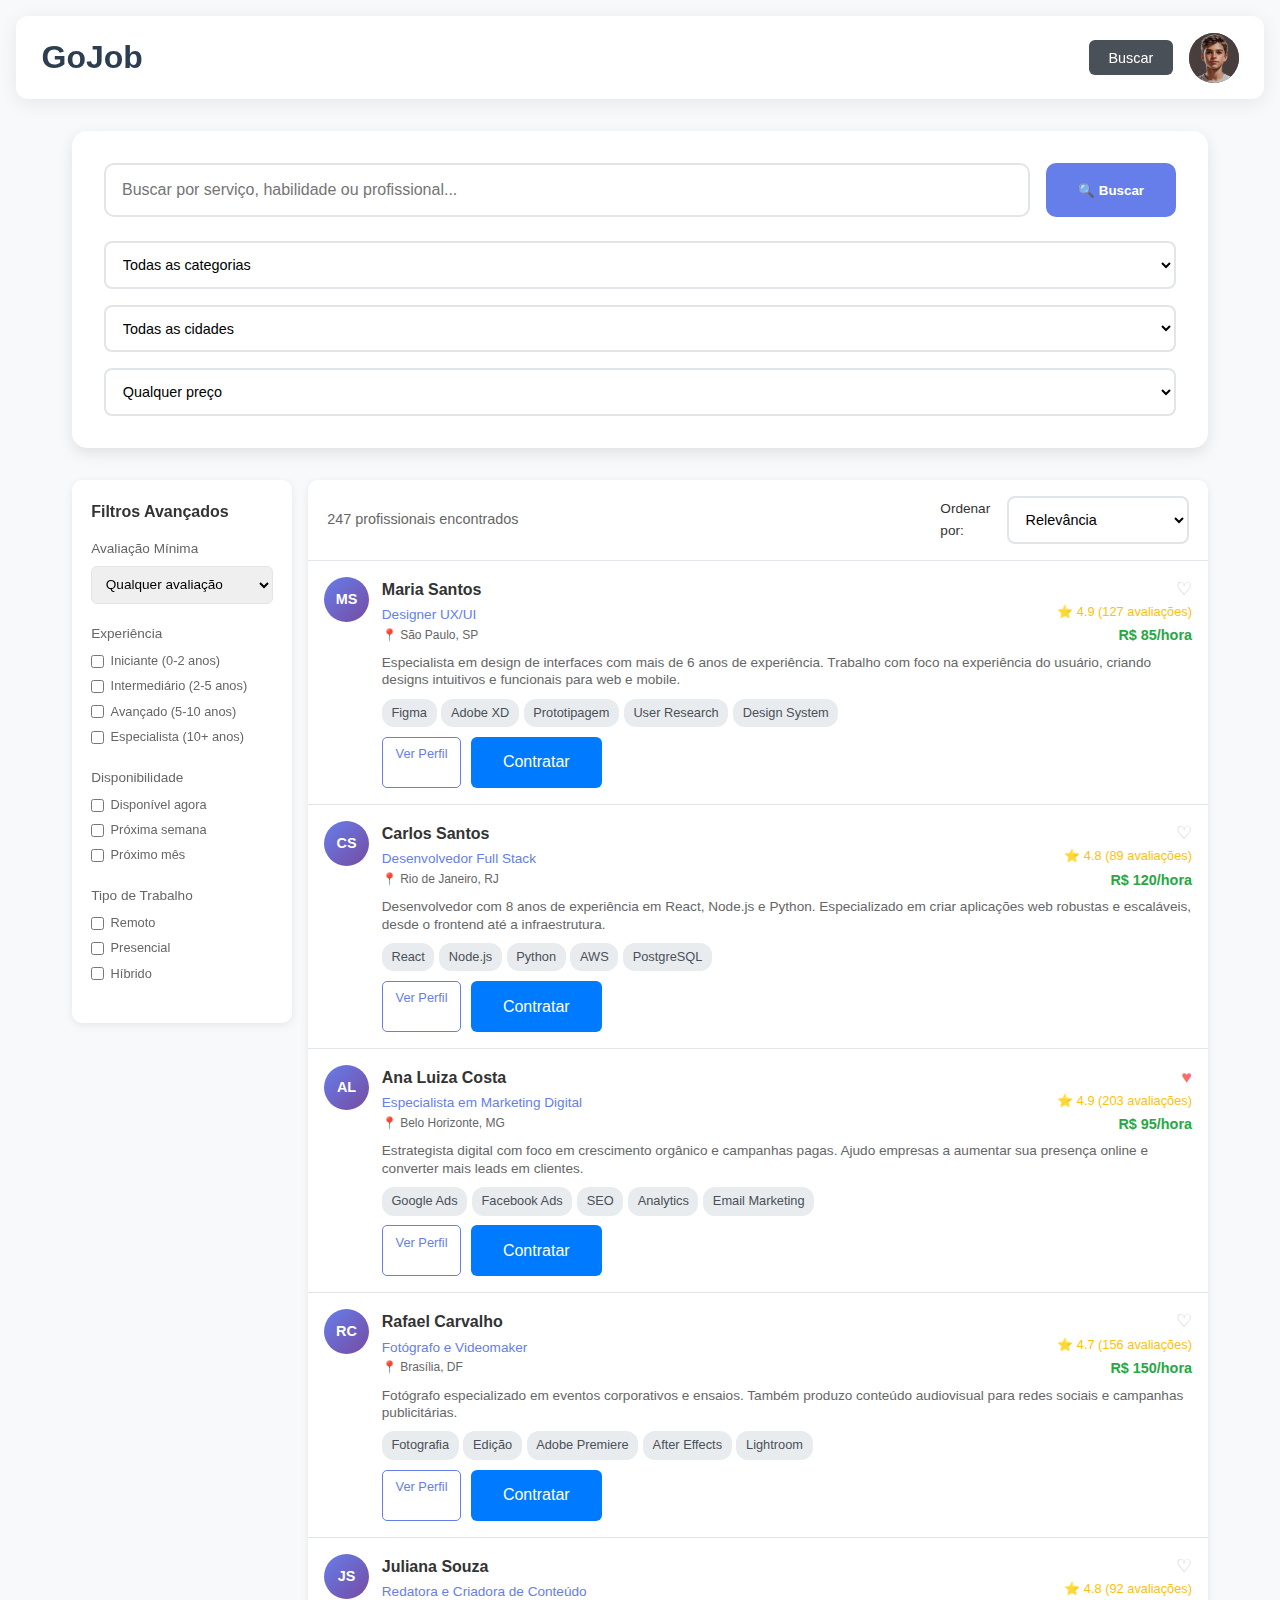
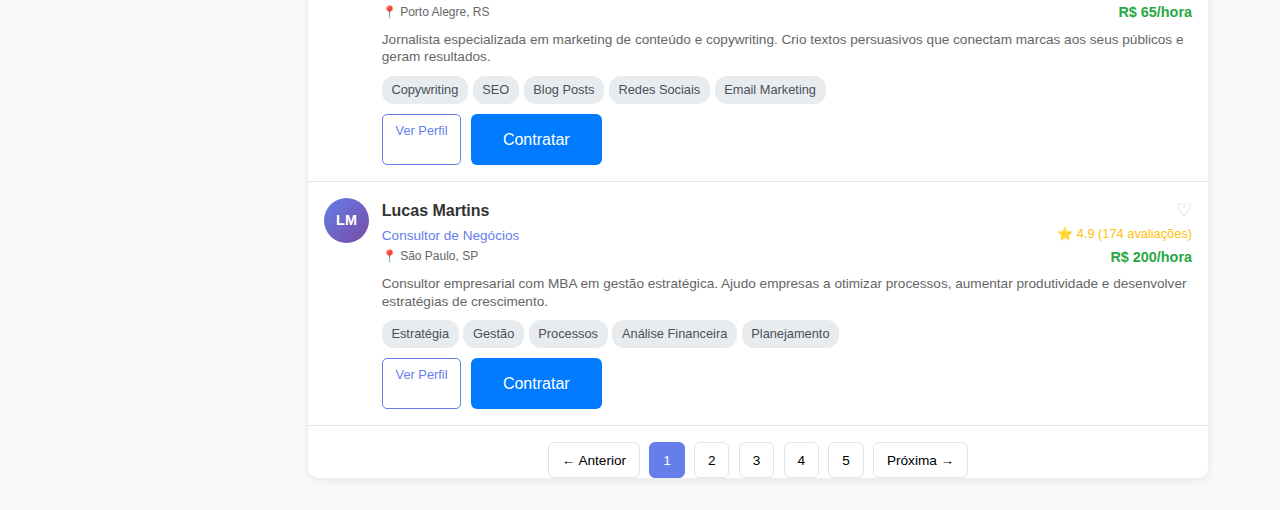
<file: pages/buscar.html>
<!DOCTYPE html>
<html lang="pt-BR">
<head>
    <meta charset="UTF-8">
    <meta name="viewport" content="width=device-width, initial-scale=1.0">
    <title>Buscar Profissionais - GoJob</title>

    <link rel="stylesheet" href="../css/style.css">
</head>
<body>
    <header>
        <a class="logo" href="../">
            <h1>GoJob</h1>
        </a>
        <div class="user-info">
            <button class="logout-btn" onclick="window.location.href='./buscar.html'">Buscar</button>
            <a href="./perfil.html">
            <img class="user-avatar" src="../img/Paulinho.png">
            </a>
        </div>
    </header>

    <div class="container-busca">
        <div class="search-header">
            <div class="search-bar">
                <input type="text" class="search-input" placeholder="Buscar por serviço, habilidade ou profissional..." id="searchInput">
                <button class="search-btn" onclick="performSearch()">🔍 Buscar</button>
            </div>
            <div class="filters">
                <select class="filter-select" id="categoryFilter">
                    <option value="">Todas as categorias</option>
                    <option value="design">Design e Arte</option>
                    <option value="programacao">Programação</option>
                    <option value="marketing">Marketing Digital</option>
                    <option value="redacao">Redação e Conteúdo</option>
                    <option value="consultoria">Consultoria</option>
                    <option value="fotografia">Fotografia</option>
                </select>
                <select class="filter-select" id="locationFilter">
                    <option value="">Todas as cidades</option>
                    <option value="sao-paulo">São Paulo</option>
                    <option value="rio-janeiro">Rio de Janeiro</option>
                    <option value="belo-horizonte">Belo Horizonte</option>
                    <option value="brasilia">Brasília</option>
                </select>
                <select class="filter-select" id="priceFilter">
                    <option value="">Qualquer preço</option>
                    <option value="0-50">R$ 0 - 50/h</option>
                    <option value="50-100">R$ 50 - 100/h</option>
                    <option value="100-200">R$ 100 - 200/h</option>
                    <option value="200+">R$ 200+/h</option>
                </select>
            </div>
        </div>

        <div class="content-grid">
            <div class="sidebar-filters">
                <h3>Filtros Avançados</h3>
                
                <div class="filter-group">
                    <label>Avaliação Mínima</label>
                    <select>
                        <option value="">Qualquer avaliação</option>
                        <option value="4.5">4.5+ estrelas</option>
                        <option value="4.0">4.0+ estrelas</option>
                        <option value="3.5">3.5+ estrelas</option>
                    </select>
                </div>

                <div class="filter-group">
                    <label>Experiência</label>
                    <div class="checkbox-group">
                        <div class="checkbox-item">
                            <input type="checkbox" id="iniciante">
                            <label for="iniciante">Iniciante (0-2 anos)</label>
                        </div>
                        <div class="checkbox-item">
                            <input type="checkbox" id="intermediario">
                            <label for="intermediario">Intermediário (2-5 anos)</label>
                        </div>
                        <div class="checkbox-item">
                            <input type="checkbox" id="avancado">
                            <label for="avancado">Avançado (5-10 anos)</label>
                        </div>
                        <div class="checkbox-item">
                            <input type="checkbox" id="especialista">
                            <label for="especialista">Especialista (10+ anos)</label>
                        </div>
                    </div>
                </div>

                <div class="filter-group">
                    <label>Disponibilidade</label>
                    <div class="checkbox-group">
                        <div class="checkbox-item">
                            <input type="checkbox" id="disponivel">
                            <label for="disponivel">Disponível agora</label>
                        </div>
                        <div class="checkbox-item">
                            <input type="checkbox" id="proxima-semana">
                            <label for="proxima-semana">Próxima semana</label>
                        </div>
                        <div class="checkbox-item">
                            <input type="checkbox" id="proximo-mes">
                            <label for="proximo-mes">Próximo mês</label>
                        </div>
                    </div>
                </div>

                <div class="filter-group">
                    <label>Tipo de Trabalho</label>
                    <div class="checkbox-group">
                        <div class="checkbox-item">
                            <input type="checkbox" id="remoto">
                            <label for="remoto">Remoto</label>
                        </div>
                        <div class="checkbox-item">
                            <input type="checkbox" id="presencial">
                            <label for="presencial">Presencial</label>
                        </div>
                        <div class="checkbox-item">
                            <input type="checkbox" id="hibrido">
                            <label for="hibrido">Híbrido</label>
                        </div>
                    </div>
                </div>
            </div>

            <div class="results-container">
                <div class="results-header">
                    <div class="results-count">
                        247 profissionais encontrados
                    </div>
                    <div class="sort-options">
                        <span>Ordenar por:</span>
                        <select class="filter-select">
                            <option value="relevancia">Relevância</option>
                            <option value="preco-menor">Menor preço</option>
                            <option value="preco-maior">Maior preço</option>
                            <option value="avaliacao">Melhor avaliação</option>
                            <option value="experiencia">Mais experiência</option>
                        </select>
                    </div>
                </div>

                <div class="professional-card">
                    <div class="professional-avatar">MS</div>
                    <div class="professional-info">
                        <div class="professional-header">
                            <div>
                                <div class="professional-name">Maria Santos</div>
                                <div class="professional-title">Designer UX/UI</div>
                                <div class="professional-location">📍 São Paulo, SP</div>
                            </div>
                            <div class="rating-price">
                                <button class="favorite-btn">♡</button>
                                <div class="rating">⭐ 4.9 (127 avaliações)</div>
                                <div class="price">R$ 85/hora</div>
                            </div>
                        </div>
                        <div class="professional-description">
                            Especialista em design de interfaces com mais de 6 anos de experiência. Trabalho com foco na experiência do usuário, criando designs intuitivos e funcionais para web e mobile.
                        </div>
                        <div class="skills-tags">
                            <span class="skill-tag">Figma</span>
                            <span class="skill-tag">Adobe XD</span>
                            <span class="skill-tag">Prototipagem</span>
                            <span class="skill-tag">User Research</span>
                            <span class="skill-tag">Design System</span>
                        </div>
                        <div class="professional-actions">
                            <a href="./perfil.html" class="btn-outline">Ver Perfil</a>
                            <a href="./chat.html" class="btn-primary">Contratar</a>
                        </div>
                    </div>
                </div>

                <div class="professional-card">
                    <div class="professional-avatar">CS</div>
                    <div class="professional-info">
                        <div class="professional-header">
                            <div>
                                <div class="professional-name">Carlos Santos</div>
                                <div class="professional-title">Desenvolvedor Full Stack</div>
                                <div class="professional-location">📍 Rio de Janeiro, RJ</div>
                            </div>
                            <div class="rating-price">
                                <button class="favorite-btn">♡</button>
                                <div class="rating">⭐ 4.8 (89 avaliações)</div>
                                <div class="price">R$ 120/hora</div>
                            </div>
                        </div>
                        <div class="professional-description">
                            Desenvolvedor com 8 anos de experiência em React, Node.js e Python. Especializado em criar aplicações web robustas e escaláveis, desde o frontend até a infraestrutura.
                        </div>
                        <div class="skills-tags">
                            <span class="skill-tag">React</span>
                            <span class="skill-tag">Node.js</span>
                            <span class="skill-tag">Python</span>
                            <span class="skill-tag">AWS</span>
                            <span class="skill-tag">PostgreSQL</span>
                        </div>
                        <div class="professional-actions">
                            <a href="#" class="btn-outline">Ver Perfil</a>
                            <a href="#" class="btn-primary">Contratar</a>
                        </div>
                    </div>
                </div>

                <div class="professional-card">
                    <div class="professional-avatar">AL</div>
                    <div class="professional-info">
                        <div class="professional-header">
                            <div>
                                <div class="professional-name">Ana Luiza Costa</div>
                                <div class="professional-title">Especialista em Marketing Digital</div>
                                <div class="professional-location">📍 Belo Horizonte, MG</div>
                            </div>
                            <div class="rating-price">
                                <button class="favorite-btn favorited">♥</button>
                                <div class="rating">⭐ 4.9 (203 avaliações)</div>
                                <div class="price">R$ 95/hora</div>
                            </div>
                        </div>
                        <div class="professional-description">
                            Estrategista digital com foco em crescimento orgânico e campanhas pagas. Ajudo empresas a aumentar sua presença online e converter mais leads em clientes.
                        </div>
                        <div class="skills-tags">
                            <span class="skill-tag">Google Ads</span>
                            <span class="skill-tag">Facebook Ads</span>
                            <span class="skill-tag">SEO</span>
                            <span class="skill-tag">Analytics</span>
                            <span class="skill-tag">Email Marketing</span>
                        </div>
                        <div class="professional-actions">
                            <a href="#" class="btn-outline">Ver Perfil</a>
                            <a href="#" class="btn-primary">Contratar</a>
                        </div>
                    </div>
                </div>

                <div class="professional-card">
                    <div class="professional-avatar">RC</div>
                    <div class="professional-info">
                        <div class="professional-header">
                            <div>
                                <div class="professional-name">Rafael Carvalho</div>
                                <div class="professional-title">Fotógrafo e Videomaker</div>
                                <div class="professional-location">📍 Brasília, DF</div>
                            </div>
                            <div class="rating-price">
                                <button class="favorite-btn">♡</button>
                                <div class="rating">⭐ 4.7 (156 avaliações)</div>
                                <div class="price">R$ 150/hora</div>
                            </div>
                        </div>
                        <div class="professional-description">
                            Fotógrafo especializado em eventos corporativos e ensaios. Também produzo conteúdo audiovisual para redes sociais e campanhas publicitárias.
                        </div>
                        <div class="skills-tags">
                            <span class="skill-tag">Fotografia</span>
                            <span class="skill-tag">Edição</span>
                            <span class="skill-tag">Adobe Premiere</span>
                            <span class="skill-tag">After Effects</span>
                            <span class="skill-tag">Lightroom</span>
                        </div>
                        <div class="professional-actions">
                            <a href="#" class="btn-outline">Ver Perfil</a>
                            <a href="#" class="btn-primary">Contratar</a>
                        </div>
                    </div>
                </div>

                <div class="professional-card">
                    <div class="professional-avatar">JS</div>
                    <div class="professional-info">
                        <div class="professional-header">
                            <div>
                                <div class="professional-name">Juliana Souza</div>
                                <div class="professional-title">Redatora e Criadora de Conteúdo</div>
                                <div class="professional-location">📍 Porto Alegre, RS</div>
                            </div>
                            <div class="rating-price">
                                <button class="favorite-btn">♡</button>
                                <div class="rating">⭐ 4.8 (92 avaliações)</div>
                                <div class="price">R$ 65/hora</div>
                            </div>
                        </div>
                        <div class="professional-description">
                            Jornalista especializada em marketing de conteúdo e copywriting. Crio textos persuasivos que conectam marcas aos seus públicos e geram resultados.
                        </div>
                        <div class="skills-tags">
                            <span class="skill-tag">Copywriting</span>
                            <span class="skill-tag">SEO</span>
                            <span class="skill-tag">Blog Posts</span>
                            <span class="skill-tag">Redes Sociais</span>
                            <span class="skill-tag">Email Marketing</span>
                        </div>
                        <div class="professional-actions">
                            <a href="#" class="btn-outline">Ver Perfil</a>
                            <a href="#" class="btn-primary">Contratar</a>
                        </div>
                    </div>
                </div>

                <div class="professional-card">
                    <div class="professional-avatar">LM</div>
                    <div class="professional-info">
                        <div class="professional-header">
                            <div>
                                <div class="professional-name">Lucas Martins</div>
                                <div class="professional-title">Consultor de Negócios</div>
                                <div class="professional-location">📍 São Paulo, SP</div>
                            </div>
                            <div class="rating-price">
                                <button class="favorite-btn">♡</button>
                                <div class="rating">⭐ 4.9 (174 avaliações)</div>
                                <div class="price">R$ 200/hora</div>
                            </div>
                        </div>
                        <div class="professional-description">
                            Consultor empresarial com MBA em gestão estratégica. Ajudo empresas a otimizar processos, aumentar produtividade e desenvolver estratégias de crescimento.
                        </div>
                        <div class="skills-tags">
                            <span class="skill-tag">Estratégia</span>
                            <span class="skill-tag">Gestão</span>
                            <span class="skill-tag">Processos</span>
                            <span class="skill-tag">Análise Financeira</span>
                            <span class="skill-tag">Planejamento</span>
                        </div>
                        <div class="professional-actions">
                            <a href="#" class="btn-outline">Ver Perfil</a>
                            <a href="#" class="btn-primary">Contratar</a>
                        </div>
                    </div>
                </div>

                <div class="pagination">
                    <button>← Anterior</button>
                    <button class="active">1</button>
                    <button>2</button>
                    <button>3</button>
                    <button>4</button>
                    <button>5</button>
                    <button>Próxima →</button>
                </div>
            </div>
        </div>
    </div>

    <script>
        function performSearch() {
            const searchTerm = document.getElementById('searchInput').value;
            const category = document.getElementById('categoryFilter').value;
            const location = document.getElementById('locationFilter').value;
            const price = document.getElementById('priceFilter').value;
            
            console.log('Busca realizada:', {
                termo: searchTerm,
                categoria: category,
                localizacao: location,
                preco: price
            });
            
            // Aqui você implementaria a lógica de busca real
            alert('Busca realizada! Veja o console para os parâmetros.');
        }

        // Funcionalidade dos favoritos
        document.querySelectorAll('.favorite-btn').forEach(btn => {
            btn.addEventListener('click', function(e) {
                e.stopPropagation();
                this.classList.toggle('favorited');
                this.innerHTML = this.classList.contains('favorited') ? '♥' : '♡';
            });
        });

        // Funcionalidade de busca ao pressionar Enter
        document.getElementById('searchInput').addEventListener('keypress', function(e) {
            if (e.key === 'Enter') {
                performSearch();
            }
        });

        // Funcionalidade dos filtros
        document.querySelectorAll('.filter-select').forEach(filter => {
            filter.addEventListener('change', function() {
                console.log('Filtro alterado:', this.id, this.value);
                // Aqui você implementaria a lógica de filtragem
            });
        });

        // Funcionalidade dos checkboxes
        document.querySelectorAll('input[type="checkbox"]').forEach(checkbox => {
            checkbox.addEventListener('change', function() {
                console.log('Checkbox alterado:', this.id, this.checked);
                // Aqui você implementaria a lógica de filtragem por checkbox
            });
        });

        // Função de logout
        function logout() {
            if (confirm('Tem certeza que deseja sair?')) {
                alert('Logout realizado com sucesso!');
                window.location.href = '../index.html';
            }
        }
    </script>
</body>
</html>
</file>
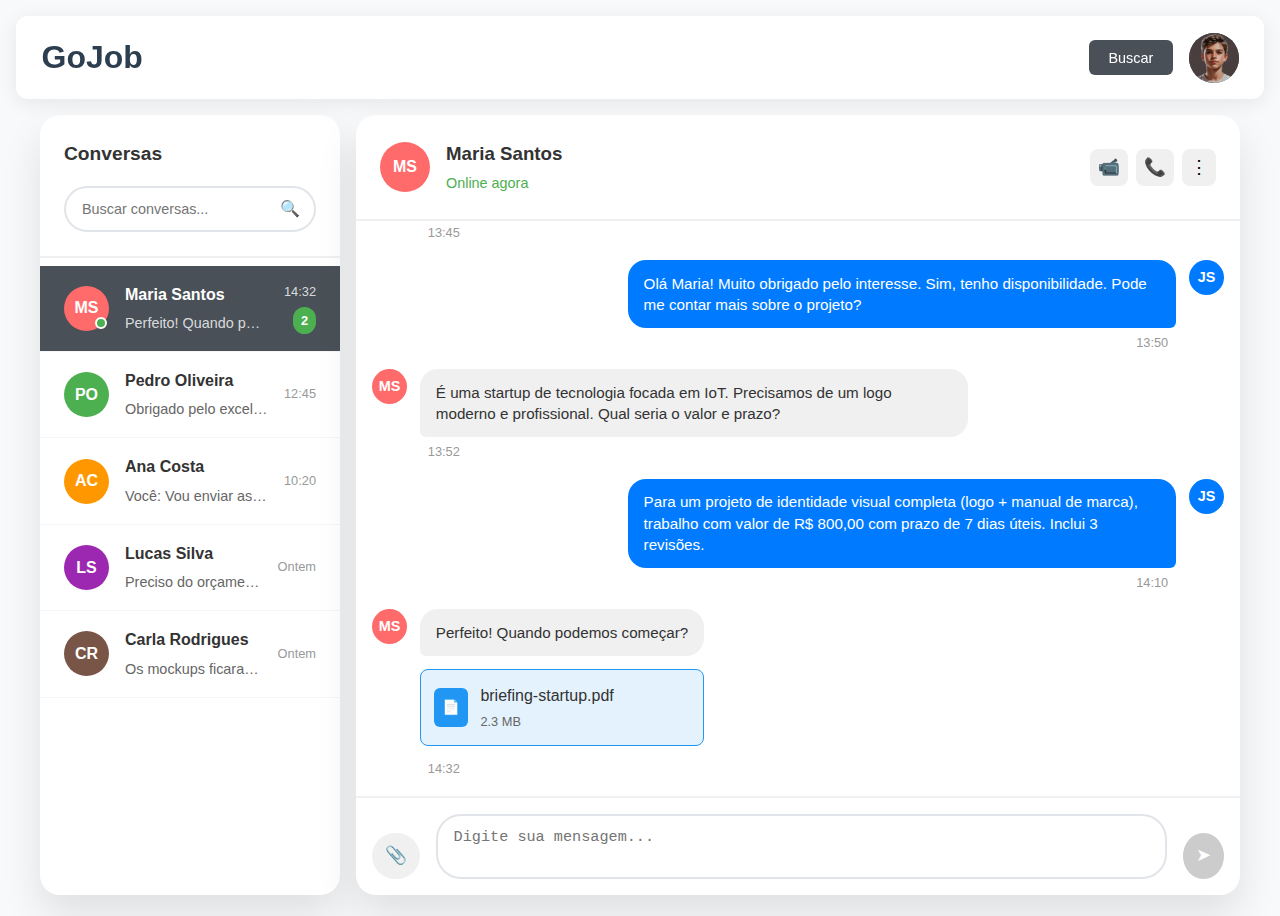
<file: pages/chat.html>
<!DOCTYPE html>
<html lang="pt-BR">
<head>
    <meta charset="UTF-8">
    <meta name="viewport" content="width=device-width, initial-scale=1.0">
    <title>Chat - GoJob</title>
    <link rel="stylesheet" href="../css/style.css">
</head>
<body class="chat-page">
    <header>
        <a class="logo" href="../">
            <h1>GoJob</h1>
        </a>
        <div class="user-info">
            <button class="logout-btn" onclick="window.location.href='./buscar.html'">Buscar</button>
            <a href="./perfil.html">
            <img class="user-avatar" src="../img/Paulinho.png">
            </a>
        </div>
    </header>

    <div class="chat-container">
        <div class="chat-sidebar">
            <div class="sidebar-header">
                <div class="sidebar-title">Conversas</div>
                <div class="search-box">
                    <input type="text" placeholder="Buscar conversas..." id="searchInput">
                    <span class="search-icon">🔍</span>
                </div>
            </div>
            
            <div class="chat-list">
                <div class="chat-item active" data-contact="maria">
                    <div class="contact-avatar bg-red pos-relative">
                        MS
                        <div class="online-indicator"></div>
                    </div>
                    <div class="chat-info">
                        <div class="chat-name">Maria Santos</div>
                        <div class="chat-preview">Perfeito! Quando podemos começar?</div>
                    </div>
                    <div class="chat-meta">
                        <div class="chat-time">14:32</div>
                        <div class="unread-badge">2</div>
                    </div>
                </div>

                <div class="chat-item" data-contact="pedro">
                    <div class="contact-avatar bg-green">
                        PO
                    </div>
                    <div class="chat-info">
                        <div class="chat-name">Pedro Oliveira</div>
                        <div class="chat-preview">Obrigado pelo excelente trabalho!</div>
                    </div>
                    <div class="chat-meta">
                        <div class="chat-time">12:45</div>
                    </div>
                </div>

                <div class="chat-item" data-contact="ana">
                    <div class="contact-avatar bg-orange">
                        AC
                    </div>
                    <div class="chat-info">
                        <div class="chat-name">Ana Costa</div>
                        <div class="chat-preview">Você: Vou enviar as propostas hoje</div>
                    </div>
                    <div class="chat-meta">
                        <div class="chat-time">10:20</div>
                    </div>
                </div>

                <div class="chat-item" data-contact="lucas">
                    <div class="contact-avatar bg-purple">
                        LS
                    </div>
                    <div class="chat-info">
                        <div class="chat-name">Lucas Silva</div>
                        <div class="chat-preview">Preciso do orçamento para o projeto</div>
                    </div>
                    <div class="chat-meta">
                        <div class="chat-time">Ontem</div>
                    </div>
                </div>

                <div class="chat-item" data-contact="carla">
                    <div class="contact-avatar bg-brown">
                        CR
                    </div>
                    <div class="chat-info">
                        <div class="chat-name">Carla Rodrigues</div>
                        <div class="chat-preview">Os mockups ficaram ótimos!</div>
                    </div>
                    <div class="chat-meta">
                        <div class="chat-time">Ontem</div>
                    </div>
                </div>
            </div>
        </div>

        <div class="chat-main">
            <div class="chat-header">
                <div class="current-contact">
                    <div class="current-avatar bg-red pos-relative">
                        MS
                        <div class="online-indicator"></div>
                    </div>
                    <div class="current-info">
                        <h3>Maria Santos</h3>
                        <div class="current-status">Online agora</div>
                    </div>
                </div>
                <div class="chat-actions">
                    <button class="action-btn" title="Chamada de vídeo">📹</button>
                    <button class="action-btn" title="Ligar">📞</button>
                    <button class="action-btn" title="Mais opções">⋮</button>
                </div>
            </div>

            <div class="messages-container" id="messagesContainer">
                <div class="message received">
                    <div class="message-avatar">MS</div>
                    <div class="message-content">
                        <div class="message-bubble">
                            Olá! Vi seu portfólio e fiquei impressionada com seus trabalhos. Você teria disponibilidade para criar um logo para minha startup?
                        </div>
                        <div class="message-time">13:45</div>
                    </div>
                </div>

                <div class="message sent">
                    <div class="message-avatar">JS</div>
                    <div class="message-content">
                        <div class="message-bubble">
                            Olá Maria! Muito obrigado pelo interesse. Sim, tenho disponibilidade. Pode me contar mais sobre o projeto?
                        </div>
                        <div class="message-time">13:50</div>
                    </div>
                </div>

                <div class="message received">
                    <div class="message-avatar">MS</div>
                    <div class="message-content">
                        <div class="message-bubble">
                            É uma startup de tecnologia focada em IoT. Precisamos de um logo moderno e profissional. Qual seria o valor e prazo?
                        </div>
                        <div class="message-time">13:52</div>
                    </div>
                </div>

                <div class="message sent">
                    <div class="message-avatar">JS</div>
                    <div class="message-content">
                        <div class="message-bubble">
                            Para um projeto de identidade visual completa (logo + manual de marca), trabalho com valor de R$ 800,00 com prazo de 7 dias úteis. Inclui 3 revisões.
                        </div>
                        <div class="message-time">14:10</div>
                    </div>
                </div>

                <div class="message received">
                    <div class="message-avatar">MS</div>
                    <div class="message-content">
                        <div class="message-bubble">
                            Perfeito! Quando podemos começar?
                        </div>
                        <div class="file-attachment">
                            <div class="file-icon">📄</div>
                            <div class="file-info">
                                <div class="file-name">briefing-startup.pdf</div>
                                <div class="file-size">2.3 MB</div>
                            </div>
                        </div>
                        <div class="message-time">14:32</div>
                    </div>
                </div>

                <div class="typing-indicator" id="typingIndicator">
                    <span class="typing-dots">Maria está digitando...</span>
                </div>
            </div>

            <div class="message-input-container">
                <button class="attachment-btn" title="Anexar arquivo">📎</button>
                <textarea class="message-input" placeholder="Digite sua mensagem..." id="messageInput"></textarea>
                <button class="send-btn" id="sendBtn" disabled>➤</button>
            </div>
        </div>
    </div>

    <script>
        // Dados dos contatos para simulação
        const contacts = {
            maria: {
                name: 'Maria Santos',
                avatar: 'MS',
                color: '#ff6b6b',
                status: 'Online agora',
                messages: [
                    { type: 'received', text: 'Olá! Vi seu portfólio e fiquei impressionada com seus trabalhos. Você teria disponibilidade para criar um logo para minha startup?', time: '13:45' },
                    { type: 'sent', text: 'Olá Maria! Muito obrigado pelo interesse. Sim, tenho disponibilidade. Pode me contar mais sobre o projeto?', time: '13:50' },
                    { type: 'received', text: 'É uma startup de tecnologia focada em IoT. Precisamos de um logo moderno e profissional. Qual seria o valor e prazo?', time: '13:52' },
                    { type: 'sent', text: 'Para um projeto de identidade visual completa (logo + manual de marca), trabalho com valor de R$ 800,00 com prazo de 7 dias úteis. Inclui 3 revisões.', time: '14:10' },
                    { type: 'received', text: 'Perfeito! Quando podemos começar?', time: '14:32', attachment: { name: 'briefing-startup.pdf', size: '2.3 MB' } }
                ]
            },
            pedro: {
                name: 'Pedro Oliveira',
                avatar: 'PO',
                color: '#4caf50',
                status: 'Visto por último às 12:30',
                messages: [
                    { type: 'received', text: 'O projeto ficou excelente! Muito obrigado pelo trabalho.', time: '12:45' },
                    { type: 'sent', text: 'Fico muito feliz que tenha gostado! Foi um prazer trabalhar com você.', time: '12:46' },
                    { type: 'received', text: 'Obrigado pelo excelente trabalho!', time: '12:45' }
                ]
            }
        };

        let currentContact = 'maria';

        // Elements
        const messageInput = document.getElementById('messageInput');
        const sendBtn = document.getElementById('sendBtn');
        const messagesContainer = document.getElementById('messagesContainer');
        const typingIndicator = document.getElementById('typingIndicator');

        // Alternar entre contatos
        document.querySelectorAll('.chat-item').forEach(item => {
            item.addEventListener('click', function() {
                document.querySelectorAll('.chat-item').forEach(i => i.classList.remove('active'));
                this.classList.add('active');
                
                currentContact = this.dataset.contact;
                loadChat(currentContact);
            });
        });

        // Carregar conversa
        function loadChat(contactId) {
            const contact = contacts[contactId];
            if (!contact) return;

            // Atualizar header
            const currentAvatar = document.querySelector('.current-avatar');
            currentAvatar.textContent = contact.avatar;
            currentAvatar.style.background = contact.color; // JS ainda controla a cor dinâmica
            document.querySelector('.current-info h3').textContent = contact.name;
            document.querySelector('.current-status').textContent = contact.status;

            // Limpar mensagens
            messagesContainer.innerHTML = '';

            // Carregar mensagens
            contact.messages.forEach(msg => {
                addMessage(msg.text, msg.type, msg.time, msg.attachment);
            });

            scrollToBottom();
        }

        // Adicionar mensagem
        function addMessage(text, type, time, attachment = null) {
            const messageDiv = document.createElement('div');
            messageDiv.className = `message ${type}`;
            
            const contact = contacts[currentContact];
            const avatarText = type === 'sent' ? 'JS' : contact.avatar;
            
            let attachmentHtml = '';
            if (attachment) {
                attachmentHtml = `
                    <div class="file-attachment">
                        <div class="file-icon">📄</div>
                        <div class="file-info">
                            <div class="file-name">${attachment.name}</div>
                            <div class="file-size">${attachment.size}</div>
                        </div>
                    </div>
                `;
            }

            messageDiv.innerHTML = `
                <div class="message-avatar">${avatarText}</div>
                <div class="message-content">
                    <div class="message-bubble">${text}</div>
                    ${attachmentHtml}
                    <div class="message-time">${time}</div>
                </div>
            `;
            
            // Define a cor do avatar dinamicamente via JS, pois depende do contato
             if (type === 'received') {
                messageDiv.querySelector('.message-avatar').style.background = contact.color;
            }

            messagesContainer.appendChild(messageDiv);
            scrollToBottom();
        }

        // Enviar mensagem
        function sendMessage() {
            const text = messageInput.value.trim();
            if (!text) return;

            const now = new Date();
            const time = now.getHours().toString().padStart(2, '0') + ':' + 
                        now.getMinutes().toString().padStart(2, '0');

            addMessage(text, 'sent', time);
            messageInput.value = '';
            sendBtn.disabled = true;

            // Simular resposta automática após 2 segundos
            setTimeout(() => {
                showTypingIndicator();
                setTimeout(() => {
                    hideTypingIndicator();
                    const responses = [
                        'Entendido!',
                        'Perfeito, obrigado!',
                        'Vou verificar e te respondo em breve.',
                        'Combinado!',
                        'Ótimo, aguardo o material.'
                    ];
                    const randomResponse = responses[Math.floor(Math.random() * responses.length)];
                    addMessage(randomResponse, 'received', time);
                }, 2000);
            }, 1000);
        }

        // Mostrar indicador de digitação
        function showTypingIndicator() {
            typingIndicator.style.display = 'block';
            scrollToBottom();
        }

        // Esconder indicador de digitação
        function hideTypingIndicator() {
            typingIndicator.style.display = 'none';
        }

        // Rolar para baixo
        function scrollToBottom() {
            messagesContainer.scrollTop = messagesContainer.scrollHeight;
        }

        // Event listeners
        messageInput.addEventListener('input', function() {
            sendBtn.disabled = this.value.trim() === '';
        });

        messageInput.addEventListener('keypress', function(e) {
            if (e.key === 'Enter' && !e.shiftKey) {
                e.preventDefault();
                if (!sendBtn.disabled) {
                    sendMessage();
                }
            }
        });

        sendBtn.addEventListener('click', sendMessage);

        // Busca de conversas
        document.getElementById('searchInput').addEventListener('input', function(e) {
            const searchTerm = e.target.value.toLowerCase();
            document.querySelectorAll('.chat-item').forEach(item => {
                const name = item.querySelector('.chat-name').textContent.toLowerCase();
                const preview = item.querySelector('.chat-preview').textContent.toLowerCase();
                
                if (name.includes(searchTerm) || preview.includes(searchTerm)) {
                    item.style.display = 'flex';
                } else {
                    item.style.display = 'none';
                }
            });
        });

        // Auto-resize textarea
        messageInput.addEventListener('input', function() {
            this.style.height = 'auto';
            this.style.height = Math.min(this.scrollHeight, 120) + 'px';
        });

        // Carregar conversa inicial
        loadChat(currentContact);

        // Função de logout
        function logout() {
            if (confirm('Tem certeza que deseja sair?')) {
                alert('Logout realizado com sucesso!');
                window.location.href = '../index.html';
            }
        }
    </script>
</body>
</html>
</file>
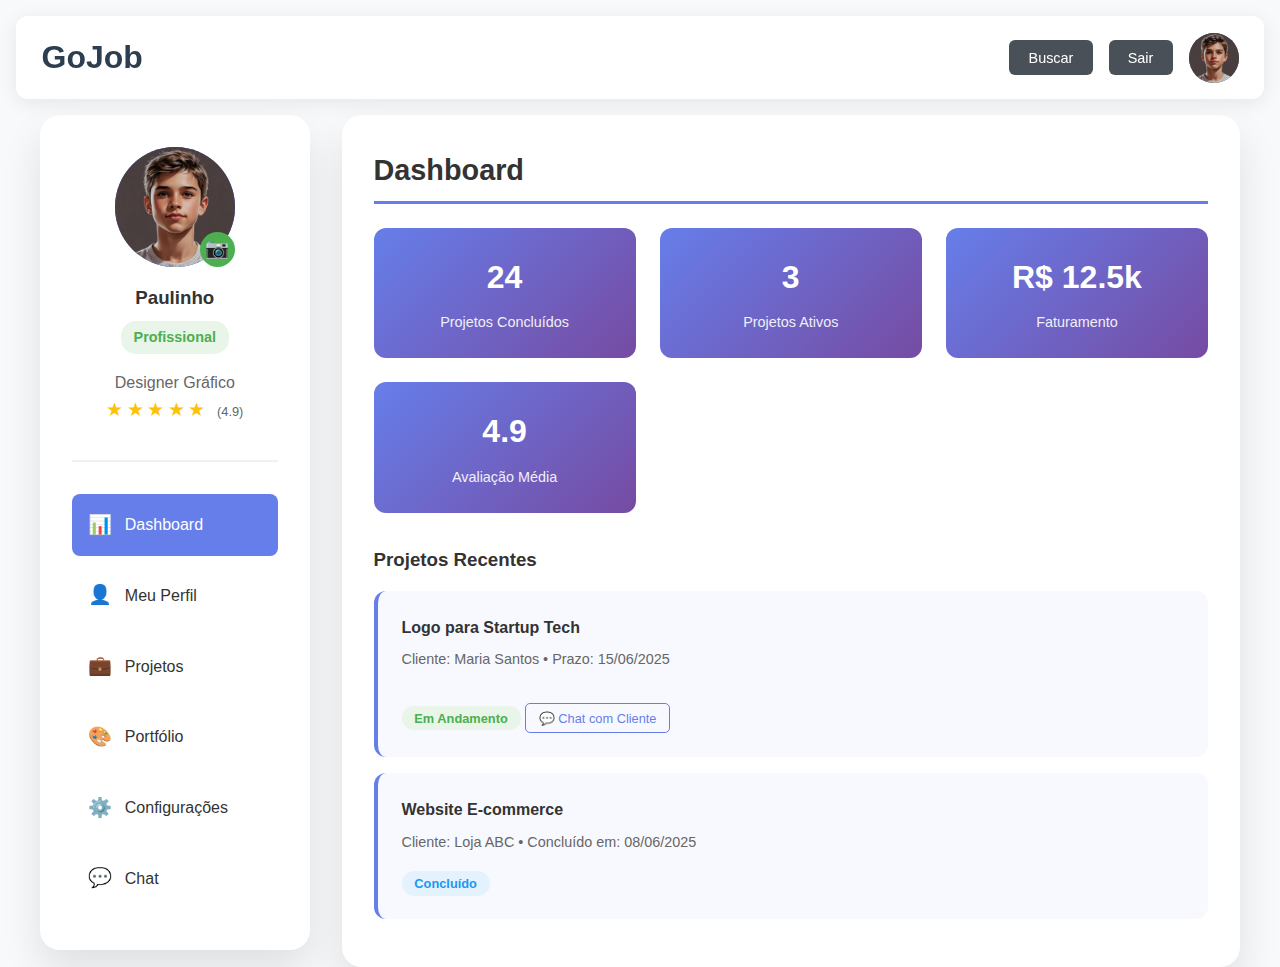
<file: pages/perfil.html>
<!DOCTYPE html>
<html lang="pt-BR">
  <head>
    <meta charset="UTF-8" />
    <meta name="viewport" content="width=device-width, initial-scale=1.0" />
    <title>Perfil - GoJob</title>
    <link rel="stylesheet" href="../css/style.css" />
  </head>
  <body>
    <header>
      <a class="logo" href="../">
        <h1>GoJob</h1>
      </a>
      <div class="user-info">
        <button class="logout-btn" onclick="window.location.href='./buscar.html'">Buscar</button>
        <button class="logout-btn" onclick="logout()">Sair</button>
        <a href="./perfil.html">
          <img class="user-avatar" src="../img/Paulinho.png" />
        </a>
      </div>
    </header>

    <main>
      <button class="mobile-menu-toggle" id="mobileMenuToggle">
        Abrir Menu
      </button>

      <div class="perfil-sidebar" id="perfilSidebar">
        <div class="profile-section">
          <div class="profile-avatar">
            <img src="../img/Paulinho.png" alt="" class="profile-avatar-img" />
            <div class="upload-overlay">📷</div>
          </div>
          <h3>Paulinho</h3>
          <div class="user-type-badge professional-badge">Profissional</div>
          <p>Designer Gráfico</p>
          <div class="rating">
            <span class="star">★</span>
            <span class="star">★</span>
            <span class="star">★</span>
            <span class="star">★</span>
            <span class="star">★</span>
            <span style="margin-left: 0.5rem; color: #666;">(4.9)</span>
          </div>
        </div>

        <div class="menu-item active" data-section="dashboard">
          <span class="menu-icon">📊</span>
          Dashboard
        </div>
        <div class="menu-item" data-section="profile">
          <span class="menu-icon">👤</span>
          Meu Perfil
        </div>
        <div class="menu-item" data-section="projects">
          <span class="menu-icon">💼</span>
          Projetos
        </div>
        <div class="menu-item" data-section="portfolio">
          <span class="menu-icon">🎨</span>
          Portfólio
        </div>
        <div class="menu-item" data-section="settings">
          <span class="menu-icon">⚙️</span>
          Configurações
        </div>
        <div class="menu-item" onclick="window.location.href='./chat.html'">
          <span class="menu-icon">💬</span>
          Chat
        </div>
      </div>

      <div class="perfil-main-content">
        <div class="section active" id="dashboard">
          <h2 class="section-title">Dashboard</h2>

          <div class="stats-grid">
            <div class="stat-card">
              <div class="stat-number">24</div>
              <div class="stat-label">Projetos Concluídos</div>
            </div>
            <div class="stat-card">
              <div class="stat-number">3</div>
              <div class="stat-label">Projetos Ativos</div>
            </div>
            <div class="stat-card">
              <div class="stat-number">R$ 12.5k</div>
              <div class="stat-label">Faturamento</div>
            </div>
            <div class="stat-card">
              <div class="stat-number">4.9</div>
              <div class="stat-label">Avaliação Média</div>
            </div>
          </div>

          <h3>Projetos Recentes</h3>
          <div class="project-card">
            <div class="project-title">Logo para Startup Tech</div>
            <div class="project-meta">Cliente: Maria Santos • Prazo: 15/06/2025</div>
            <span class="project-status status-active">Em Andamento</span>
            <button
              class="btn-outline"
              onclick="window.location.href='./chat.html'"
            >
              💬 Chat com Cliente
            </button>
          </div>
          <div class="project-card">
            <div class="project-title">Website E-commerce</div>
            <div class="project-meta">Cliente: Loja ABC • Concluído em: 08/06/2025</div>
            <span class="project-status status-completed">Concluído</span>
          </div>
        </div>

        <div class="section" id="profile">
          <h2 class="section-title">Meu Perfil</h2>

          <form>
            <div class="form-row">
              <div class="form-group">
                <label for="nome">Nome Completo</label>
                <input type="text" id="nome" value="Paulinho" />
              </div>
            </div>

            <div class="form-row">
              <div class="form-group">
                <label for="email">E-mail</label>
                <input type="email" id="email" value="joao@email.com" />
              </div>
              <div class="form-group">
                <label for="telefone">Telefone</label>
                <input type="tel" id="telefone" value="(11) 99999-9999" />
              </div>
            </div>

            <div class="form-group">
              <label for="cidade">Cidade</label>
              <input type="text" id="cidade" value="São Paulo, SP" />
            </div>

            <div class="form-group">
              <label for="categoria">Categoria Principal</label>
              <select id="categoria">
                <option value="design" selected>Design e Arte</option>
                <option value="programacao">Programação</option>
                <option value="marketing">Marketing Digital</option>
                <option value="redacao">Redação e Conteúdo</option>
                <option value="consultoria">Consultoria</option>
              </select>
            </div>

            <div class="form-group">
              <label>Habilidades</label>
              <div class="skills-list" id="skillsList">
                <div class="skill-tag">
                  Photoshop
                  <button type="button" class="remove-skill">×</button>
                </div>
                <div class="skill-tag">
                  Illustrator
                  <button type="button" class="remove-skill">×</button>
                </div>
                <div class="skill-tag">
                  Branding
                  <button type="button" class="remove-skill">×</button>
                </div>
                <div class="skill-tag">
                  UI/UX Design
                  <button type="button" class="remove-skill">×</button>
                </div>
              </div>
            </div>

            <div class="form-group">
              <label for="descricao">Descrição Profissional</label>
              <textarea id="descricao" rows="4">
Designer gráfico com 5 anos de experiência em criação de identidades visuais, logos e materiais promocionais. Especializado em branding e design digital.</textarea
              >
            </div>

            <div class="form-group">
              <label for="valorHora">Valor por Hora (R$)</label>
              <input type="number" id="valorHora" value="75.00" step="0.01" />
            </div>

            <button type="button" class="btn-secondary">Cancelar</button>
            <button type="submit" class="btn-primary">Salvar Alterações</button>
          </form>
        </div>

        <div class="section" id="projects">
          <h2 class="section-title">Meus Projetos</h2>

          <div class="project-card">
            <div class="project-title">Logo para Startup Tech</div>
            <div class="project-meta">Cliente: Maria Santos • Iniciado em: 10/06/2025 • Valor: R$ 800,00</div>
            <p>
              Criação de logo e manual de marca para startup de tecnologia focada em soluções IoT.
            </p>
            <span class="project-status status-active">Em Andamento</span>
            <button
              class="btn-outline"
              onclick="window.location.href='./chat.html'"
            >
              💬 Chat com Cliente
            </button>
          </div>

          <div class="project-card">
            <div class="project-title">Website E-commerce</div>
            <div class="project-meta">Cliente: Loja ABC • Concluído em: 08/06/2025 • Valor: R$ 2.500,00</div>
            <p>
              Design completo de interface para plataforma de e-commerce com foco em UX/UI.
            </p>
            <span class="project-status status-completed">Concluído</span>
            <div class="rating">
              <span class="star">★</span>
              <span class="star">★</span>
              <span class="star">★</span>
              <span class="star">★</span>
              <span class="star">★</span>
              <span style="margin-left: 0.5rem; color: #666;">(5.0)</span>
            </div>
          </div>

          <div class="project-card">
            <div class="project-title">Campanha Social Media</div>
            <div class="project-meta">Cliente: Empresa XYZ • Aguardando aprovação • Valor: R$ 1.200,00</div>
            <p>
              Criação de peças gráficas para campanha de marketing digital nas redes sociais.
            </p>
            <span class="project-status status-pending">Pendente</span>
          </div>
        </div>

        <div class="section" id="portfolio">
          <h2 class="section-title">Portfólio</h2>
          <p>Adicione trabalhos ao seu portfólio para atrair mais clientes.</p>

          <button class="btn-primary">+ Adicionar Trabalho</button>

          <div class="portfolio-grid">
            <div class="portfolio-item">
              <div
                class="portfolio-item-image portfolio-img-1"
              ></div>
              <h4>Logo Café Gourmet</h4>
              <p>Identidade Visual</p>
            </div>

            <div class="portfolio-item">
              <div
                class="portfolio-item-image portfolio-img-2"
              ></div>
              <h4>Site Restaurante</h4>
              <p>Web Design</p>
            </div>
          </div>
        </div>

        <div class="section" id="settings">
          <h2 class="section-title">Configurações</h2>

          <h3>Notificações</h3>
          <div class="checkbox-container">
            <div class="checkbox-div">
              <input type="checkbox" checked />
              <label>E-mail para novos projetos</label>
            </div>
            <div class="checkbox-div">
              <input type="checkbox" checked />
              <label>Notificações de mensagens</label>
            </div>
            <div class="checkbox-div">
              <input type="checkbox" checked />
              <label>Newsletter semanal</label>
            </div>
          </div>

          <h3>Segurança</h3>
          <div class="form-group">
            <label for="senhaAtual">Senha Atual</label>
            <input type="password" id="senhaAtual" placeholder="Digite sua senha atual" />
          </div>
          <div class="form-row">
            <div class="form-group">
              <label for="novaSenha">Nova Senha</label>
              <input type="password" id="novaSenha" placeholder="Nova senha" />
            </div>
            <div class="form-group">
              <label for="confirmarNovaSenha">Confirmar Nova Senha</label>
              <input type="password" id="confirmarNovaSenha" placeholder="Confirme a nova senha" />
            </div>
          </div>

          <button type="button" class="btn-primary">Alterar Senha</button>
        </div>
      </div>
    </main>

    <script>
      const perfilSidebar = document.getElementById('perfilSidebar');
      const mobileMenuToggle = document.getElementById('mobileMenuToggle');
      const menuItems = document.querySelectorAll('.menu-item');
      const sections = document.querySelectorAll('.section');

      // Função para ocultar a sidebar mobile
      function hideMobileSidebar() {
        if (window.innerWidth <= 768) {
          perfilSidebar.classList.remove('mobile-show');
          mobileMenuToggle.textContent = 'Abrir Menu';
        }
      }

      // Toggle do menu mobile
      mobileMenuToggle.addEventListener('click', function() {
        perfilSidebar.classList.toggle('mobile-show');
        if (perfilSidebar.classList.contains('mobile-show')) {
          this.textContent = 'Fechar Menu';
        } else {
          this.textContent = 'Abrir Menu';
        }
      });

      // Navegação entre seções
      menuItems.forEach(item => {
        item.addEventListener('click', function() {
          // Remove active de todos os itens do menu
          menuItems.forEach(i => i.classList.remove('active'));
          // Adiciona active ao item clicado
          this.classList.add('active');

          // Esconde todas as seções
          sections.forEach(section => section.classList.remove('active'));
          // Mostra a seção correspondente
          const sectionId = this.dataset.section;
          document.getElementById(sectionId).classList.add('active');

          // Oculta a sidebar no mobile após selecionar um item
          hideMobileSidebar();
        });
      });

      // Função de logout
      function logout() {
        if (confirm('Tem certeza que deseja sair?')) {
          alert('Logout realizado com sucesso!');
          window.location.href = '../index.html';
        }
      }

      // Simular carregamento de dados baseado no tipo de usuário
      const userType = localStorage.getItem('userType') || 'professional';

      if (userType === 'client') {
        // Ajustar interface para cliente
        document.querySelector('.user-type-badge').textContent = 'Cliente';
        document.querySelector('.user-type-badge').className = 'user-type-badge';

        // Esconder seções específicas de profissional
        document.querySelector('[data-section="portfolio"]').style.display = 'none';

        // Ajustar estatísticas para cliente
        document.querySelector('.stats-grid').innerHTML = `
                <div class="stat-card">
                    <div class="stat-number">8</div>
                    <div class="stat-label">Projetos Contratados</div>
                </div>
                <div class="stat-card">
                    <div class="stat-number">2</div>
                    <div class="stat-label">Projetos Ativos</div>
                </div>
                <div class="stat-card">
                    <div class="stat-number">R$ 8.2k</div>
                    <div class="stat-label">Total Investido</div>
                </div>
                <div class="stat-card">
                    <div class="stat-number">4.8</div>
                    <div class="stat-label">Satisfação Média</div>
                </div>
            `;
      }
    </script>
  </body>
</html>
</file>
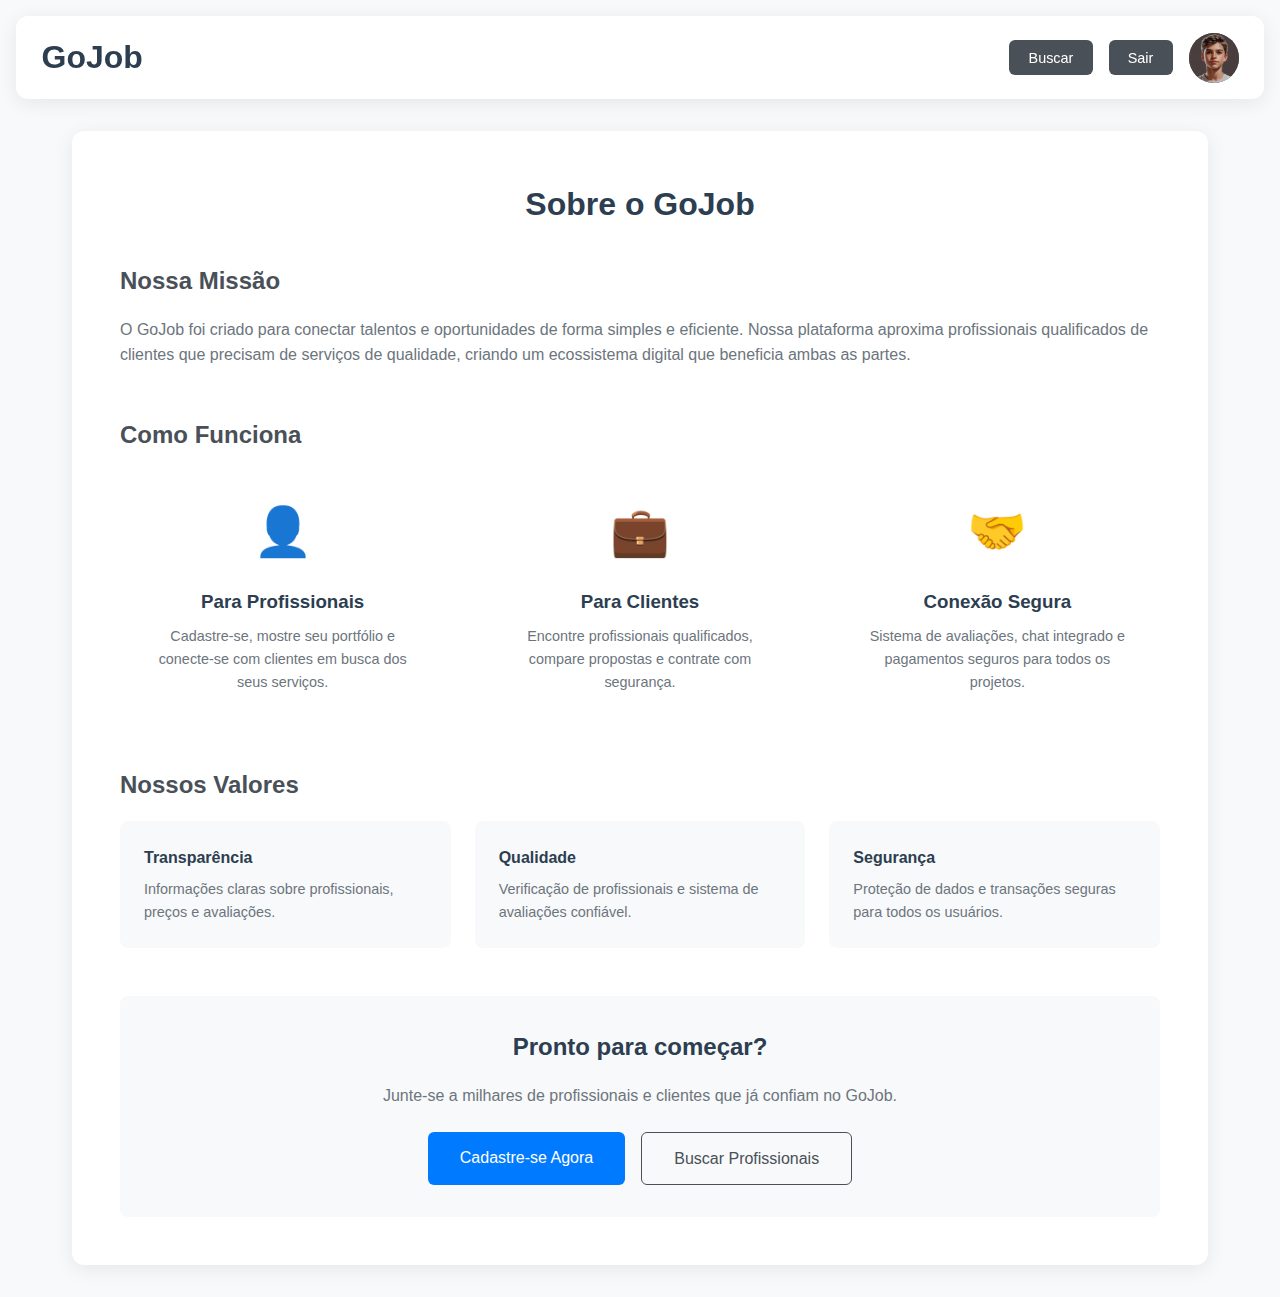
<file: pages/sobre.html>
<!DOCTYPE html>
<html lang="pt-BR">
<head>
    <meta charset="UTF-8">
    <meta name="viewport" content="width=device-width, initial-scale=1.0">
    <title>Sobre Nós - GoJob</title>
    <link rel="stylesheet" href="../css/style.css">
</head>
<body>
    <header>
        <a class="logo" href="../">
            <h1>GoJob</h1>
        </a>
        <div class="user-info">
            <button class="logout-btn" onclick="window.location.href='./buscar.html'">Buscar</button>
            <button class="logout-btn" onclick="logout()">Sair</button>
            <a href="./perfil.html">
            <img class="user-avatar" src="../img/Paulinho.png">
            </a>
        </div>
    </header>

    <main class="main-sobre">
        <div class="content-box-sobre">
            <h1>Sobre o GoJob</h1>
            
            <div class="section-sobre">
                <h2>Nossa Missão</h2>
                <p class="description">
                    O GoJob foi criado para conectar talentos e oportunidades de forma simples e eficiente. 
                    Nossa plataforma aproxima profissionais qualificados de clientes que precisam de serviços de qualidade, 
                    criando um ecossistema digital que beneficia ambas as partes.
                </p>
            </div>

            <div class="section-sobre">
                <h2>Como Funciona</h2>
                <div class="grid-sobre">
                    <div class="grid-item-sobre">
                        <div class="icon">👤</div>
                        <h3>Para Profissionais</h3>
                        <p>
                            Cadastre-se, mostre seu portfólio e conecte-se com clientes em busca dos seus serviços.
                        </p>
                    </div>
                    <div class="grid-item-sobre">
                        <div class="icon">💼</div>
                        <h3>Para Clientes</h3>
                        <p>
                            Encontre profissionais qualificados, compare propostas e contrate com segurança.
                        </p>
                    </div>
                    <div class="grid-item-sobre">
                        <div class="icon">🤝</div>
                        <h3>Conexão Segura</h3>
                        <p>
                            Sistema de avaliações, chat integrado e pagamentos seguros para todos os projetos.
                        </p>
                    </div>
                </div>
            </div>

            <div class="section-sobre">
                <h2>Nossos Valores</h2>
                <div class="grid-valores">
                    <div class="card-valor">
                        <h4>Transparência</h4>
                        <p>
                            Informações claras sobre profissionais, preços e avaliações.
                        </p>
                    </div>
                    <div class="card-valor">
                        <h4>Qualidade</h4>
                        <p>
                            Verificação de profissionais e sistema de avaliações confiável.
                        </p>
                    </div>
                    <div class="card-valor">
                        <h4>Segurança</h4>
                        <p>
                            Proteção de dados e transações seguras para todos os usuários.
                        </p>
                    </div>
                </div>
            </div>

            <div class="cta-sobre">
                <h2>Pronto para começar?</h2>
                <p>
                    Junte-se a milhares de profissionais e clientes que já confiam no GoJob.
                </p>
                <div class="cta-buttons-sobre">
                    <a href="./cadastro.html" class="btn-primary">Cadastre-se Agora</a>
                    <a href="./buscar.html" class="btn-secondary">Buscar Profissionais</a>
                </div>
            </div>
        </div>
    </main>

    <script>
        // Função de logout
        function logout() {
            if (confirm('Tem certeza que deseja sair?')) {
                alert('Logout realizado com sucesso!');
                window.location.href = '../index.html';
            }
        }
    </script>
</body>
</html>
</file>
<file: css/style.css>
* {
  margin: 0;
  padding: 0;
  box-sizing: border-box;
}

body {
  font-family: 'Segoe UI', Tahoma, Geneva, Verdana, sans-serif;
  background: #f8f9fa;
  min-height: 100vh;
}

header {
  background: white;
  padding: 1rem calc(1rem + 9.5px);
  border-radius: 12px;
  box-shadow: 0 4px 20px rgba(0, 0, 0, 0.08);
  display: flex;
  justify-content: space-between;
  align-items: center;
  margin: 1rem;
  position: sticky;
  top: 1rem;
  z-index: 10;
}

.logo {
  text-decoration: none;
}

.logo h1 {
  color: #2c3e50;
  font-size: 2rem;
  font-weight: 600;
}

.user-info {
  display: flex;
  align-items: center;
  gap: 1rem;
}

.logout-btn {
  background: #495057;
  color: white;
  border: none;
  padding: 0.6rem 1.2rem;
  border-radius: 6px;
  cursor: pointer;
  font-weight: 500;
  transition: background 0.3s;
  font-size: 0.9rem;
}

.logout-btn:hover {
  background: #343a40;
}

.user-avatar {
  width: 50px;
  height: 50px;
  background: #495057;
  border-radius: 50%;
  display: flex;
  align-items: center;
  justify-content: center;
  color: white;
  font-size: 1.2rem;
  font-weight: bold;
}

main {
  margin: 0 auto;
  display: grid;
  grid-template-columns: 3fr 10fr;
  gap: 2rem;
  margin: 0 2.5rem;
}

.sidebar-filters {
  position: sticky;
  top: 116px;
}

footer {
}

/* Botões globais */
.btn-primary {
  background: #007bff;
  color: white;
  padding: 0.8rem 2rem;
  border: none;
  border-radius: 6px;
  font-size: 1rem;
  font-weight: 500;
  cursor: pointer;
  transition: background 0.3s;
  text-decoration: none;
  display: inline-block;
  text-align: center;
}

.btn-primary:hover {
  background: #0056b3;
}

.btn-secondary {
  background: transparent;
  color: #495057;
  border: 1px solid #495057;
  padding: 0.8rem 2rem;
  border-radius: 6px;
  font-size: 1rem;
  font-weight: 500;
  cursor: pointer;
  transition: all 0.3s;
  text-decoration: none;
  display: inline-block;
  text-align: center;
}

.btn-secondary:hover {
  background: #495057;
  color: white;
}

/* Estilos para página de busca */
.search-header {
  background: white;
  padding: 2rem;
  border-radius: 15px;
  box-shadow: 0 5px 15px rgba(0, 0, 0, 0.1);
  margin-bottom: 2rem;
}

.search-bar {
  display: flex;
  gap: 1rem;
  margin-bottom: 1.5rem;
}

.search-input {
  flex: 1;
  padding: 1rem;
  border: 2px solid #e1e5e9;
  border-radius: 10px;
  font-size: 1rem;
}

.search-input:focus {
  outline: none;
  border-color: #667eea;
}

.search-btn {
  background: #667eea;
  color: white;
  border: none;
  padding: 1rem 2rem;
  border-radius: 10px;
  font-weight: bold;
  cursor: pointer;
  transition: background 0.3s;
}

.search-btn:hover {
  background: #5a67d8;
}

.filters {
  display: flex;
  gap: 1rem;
  flex-wrap: wrap;
}

.filter-select {
  padding: 0.8rem;
  border: 2px solid #e1e5e9;
  border-radius: 8px;
  background: white;
  cursor: pointer;
}

.content-grid {
  display: grid;
  grid-template-columns: 220px 1fr;
  gap: 1rem;
}

.sidebar-filters {
  background: white;
  padding: 1.2rem;
  border-radius: 10px;
  box-shadow: 0 2px 8px rgba(0, 0, 0, 0.08);
  height: fit-content;
}

.sidebar-filters h3 {
  color: #333;
  margin-bottom: 0.8rem;
  font-size: 1rem;
}

.filter-group {
  margin-bottom: 1.2rem;
}

.filter-group label {
  display: block;
  margin-bottom: 0.4rem;
  color: #666;
  font-weight: 500;
  font-size: 0.85rem;
}

.filter-group input,
.filter-group select {
  width: 100%;
  padding: 0.6rem;
  border: 1px solid #e1e5e9;
  border-radius: 6px;
  font-size: 0.85rem;
}

.checkbox-group {
  display: flex;
  flex-direction: column;
  gap: 0.3rem;
}

.checkbox-item {
  display: flex;
  align-items: center;
  gap: 0.4rem;
}

.checkbox-item label {
  font-size: 0.8rem;
  margin-bottom: 0;
}

.checkbox-item input[type='checkbox'] {
  width: auto;
}

.results-container {
  background: white;
  border-radius: 10px;
  box-shadow: 0 2px 8px rgba(0, 0, 0, 0.08);
  overflow: hidden;
}

.results-header {
  padding: 1rem 1.2rem;
  border-bottom: 1px solid #e1e5e9;
  display: flex;
  justify-content: space-between;
  align-items: center;
}

.results-count {
  color: #666;
  font-size: 0.9rem;
}

.sort-options {
  display: flex;
  align-items: center;
  gap: 0.8rem;
  font-size: 0.85rem;
}

.professional-card {
  padding: 1rem;
  border-bottom: 1px solid #e1e5e9;
  display: flex;
  gap: 0.8rem;
  transition: background 0.3s;
  cursor: pointer;
}

.professional-card:hover {
  background: #f8f9ff;
}

.professional-card:last-child {
  border-bottom: none;
}

.professional-avatar {
  width: 45px;
  height: 45px;
  border-radius: 50%;
  background: linear-gradient(135deg, #667eea, #764ba2);
  display: flex;
  align-items: center;
  justify-content: center;
  color: white;
  font-size: 0.9rem;
  font-weight: 600;
  flex-shrink: 0;
}

.professional-info {
  flex: 1;
}

.professional-header {
  display: flex;
  justify-content: space-between;
  align-items: flex-start;
  margin-bottom: 0.4rem;
}

.professional-name {
  color: #333;
  font-size: 1rem;
  font-weight: 600;
  margin-bottom: 0.1rem;
}

.professional-title {
  color: #667eea;
  font-weight: 500;
  font-size: 0.85rem;
}

.professional-location {
  color: #666;
  font-size: 0.75rem;
}

.rating-price {
  text-align: right;
}

.rating {
  color: #ffc107;
  font-weight: 500;
  margin-bottom: 0.1rem;
  font-size: 0.8rem;
}

.price {
  color: #28a745;
  font-weight: 600;
  font-size: 0.9rem;
}

.professional-description {
  color: #666;
  margin-bottom: 0.6rem;
  line-height: 1.3;
  font-size: 0.85rem;
}

.skills-tags {
  display: flex;
  flex-wrap: wrap;
  gap: 0.3rem;
  margin-bottom: 0.6rem;
}

.skill-tag {
  background: #e3f2fd;
  color: #1976d2;
  padding: 0.15rem 0.5rem;
  border-radius: 10px;
  font-size: 0.75rem;
}

.professional-actions {
  display: flex;
  gap: 0.6rem;
}

.btn-outline {
  background: transparent;
  color: #667eea;
  border: 1px solid #667eea;
  padding: 0.4rem 0.8rem;
  border-radius: 5px;
  font-weight: 500;
  cursor: pointer;
  text-decoration: none;
  transition: all 0.3s;
  font-size: 0.8rem;
}

.btn-outline:hover {
  background: #667eea;
  color: white;
}

.favorite-btn {
  background: none;
  border: none;
  font-size: 1.1rem;
  cursor: pointer;
  color: #ccc;
  transition: color 0.3s;
}

.favorite-btn.favorited {
  color: #ff6b6b;
}

.pagination {
  display: flex;
  justify-content: center;
  align-items: center;
  gap: 0.6rem;
  margin-top: 1rem;
}

.pagination button {
  background: white;
  border: 1px solid #e1e5e9;
  padding: 0.6rem 0.8rem;
  border-radius: 6px;
  cursor: pointer;
  transition: all 0.3s;
  font-size: 0.85rem;
}

.pagination button:hover {
  border-color: #667eea;
  color: #667eea;
}

.pagination button.active {
  background: #667eea;
  color: white;
  border-color: #667eea;
}

/* Container específico para busca */
.container-busca {
  max-width: 1200px;
  margin: 2rem auto;
  padding: 0 2rem;
}

/* Responsivo para busca */
@media (max-width: 768px) {
  .content-grid {
    grid-template-columns: 1fr;
  }

  .sidebar-filters {
    order: 2;
  }

  .professional-card {
    flex-direction: column;
    gap: 1rem;
  }

  .professional-header {
    flex-direction: column;
    align-items: flex-start;
    gap: 0.5rem;
  }

  .rating-price {
    text-align: left;
  }
}

/* Estilos para página de cadastro */
.cadastro-container {
  background: #f8f9fa;
  min-height: 100vh;
  display: flex;
  align-items: center;
  justify-content: center;
  padding: 1rem;
}

.cadastro-box {
  background: white;
  padding: 2rem;
  border-radius: 12px;
  box-shadow: 0 4px 20px rgba(0, 0, 0, 0.08);
  max-width: 600px;
  width: 100%;
  max-height: 95vh;
  overflow-y: auto;
}

.logo-section {
  text-align: center;
  margin-bottom: 1.5rem;
}

.logo-section h1 {
  color: #2c3e50;
  font-size: 2rem;
  margin-bottom: 0.3rem;
  font-weight: 600;
}

.logo-section p {
  color: #6c757d;
  font-size: 0.95rem;
}

.user-type-selector {
  display: flex;
  gap: 0.8rem;
  margin-bottom: 1.5rem;
}

.user-type {
  flex: 1;
  padding: 1rem;
  border: 1px solid #dee2e6;
  border-radius: 8px;
  text-align: center;
  cursor: pointer;
  transition: all 0.3s;
  background: white;
}

.user-type:hover {
  border-color: #495057;
  box-shadow: 0 2px 8px rgba(0, 0, 0, 0.1);
}

.user-type.active {
  border-color: #495057;
  background: #f8f9fa;
}

.user-type-icon {
  font-size: 1.5rem;
  margin-bottom: 0.3rem;
}

.user-type h3 {
  color: #2c3e50;
  margin-bottom: 0.3rem;
  font-size: 1rem;
  font-weight: 600;
}

.user-type p {
  color: #6c757d;
  font-size: 0.85rem;
}

.form-group {
  margin-bottom: 1rem;
}

.form-row {
  display: flex;
  gap: 0.8rem;
}

.form-row .form-group {
  flex: 1;
}

label {
  display: block;
  margin-bottom: 0.3rem;
  color: #495057;
  font-weight: 500;
  font-size: 0.9rem;
}

input,
select,
textarea {
  width: 100%;
  padding: 0.6rem;
  border: 1px solid #ced4da;
  border-radius: 6px;
  font-size: 0.9rem;
  transition: border-color 0.3s;
}

input:focus,
select:focus,
textarea:focus {
  outline: none;
  border-color: #495057;
  box-shadow: 0 0 0 2px rgba(73, 80, 87, 0.1);
}

.professional-fields {
  display: none;
  animation: fadeIn 0.3s ease;
}

.professional-fields.active {
  display: block;
}

.skills-input {
  display: flex;
  gap: 0.5rem;
  margin-bottom: 0.5rem;
}

.skills-input input {
  flex: 1;
}

.add-skill-btn {
  background: #495057;
  color: white;
  border: none;
  padding: 0.6rem 0.8rem;
  border-radius: 6px;
  cursor: pointer;
  font-weight: 500;
  font-size: 0.9rem;
}

.skills-list {
  display: flex;
  flex-wrap: wrap;
  gap: 0.4rem;
  margin-top: 0.5rem;
}

.skill-tag {
  background: #e9ecef;
  color: #495057;
  padding: 0.25rem 0.6rem;
  border-radius: 12px;
  font-size: 0.8rem;
  display: flex;
  align-items: center;
  gap: 0.4rem;
}

.remove-skill {
  background: none;
  border: none;
  color: #6c757d;
  cursor: pointer;
  font-weight: bold;
}

.login-link {
  text-align: center;
  margin-top: 1.5rem;
  color: #6c757d;
  font-size: 0.9rem;
}

.login-link a {
  color: #495057;
  text-decoration: none;
  font-weight: 500;
}

.back-link {
  display: inline-block;
  margin-bottom: 1.5rem;
  color: #495057;
  text-decoration: none;
  font-weight: 500;
  font-size: 0.9rem;
}

.back-link:hover {
  text-decoration: underline;
}

@keyframes fadeIn {
  from {
    opacity: 0;
    transform: translateY(10px);
  }
  to {
    opacity: 1;
    transform: translateY(0);
  }
}

@media (max-width: 768px) {
  .cadastro-container {
    padding: 0.5rem;
  }

  .cadastro-box {
    padding: 1.5rem;
    margin: 0;
  }

  .user-type-selector {
    flex-direction: column;
  }

  .form-row {
    flex-direction: column;
  }
}

/* Estilos para página de chat */
.chat-page {
  background: #f8f9fa;
  min-height: 100vh;
}

.back-btn {
  background: #f0f0f0;
  color: #333;
  border: none;
  padding: 0.5rem 1rem;
  border-radius: 8px;
  cursor: pointer;
  font-weight: bold;
  transition: background 0.3s;
  text-decoration: none;
  display: flex;
  align-items: center;
  gap: 0.5rem;
}

.back-btn:hover {
  background: #e0e0e0;
}

.chat-container {
  max-width: 1200px;
  margin: 0 auto;
  display: grid;
  grid-template-columns: 300px 1fr;
  gap: 1rem;
  height: calc(100vh - 120px);
}

.chat-sidebar {
  background: white;
  border-radius: 20px;
  box-shadow: 0 20px 40px rgba(0, 0, 0, 0.1);
  display: flex;
  flex-direction: column;
  overflow: hidden;
}

.sidebar-header {
  padding: 1.5rem;
  border-bottom: 2px solid #f0f0f0;
}

.sidebar-title {
  font-size: 1.2rem;
  font-weight: bold;
  color: #333;
  margin-bottom: 1rem;
}

.search-box {
  position: relative;
}

.search-box input {
  width: 100%;
  padding: 0.8rem 2.5rem 0.8rem 1rem;
  border: 2px solid #e1e5e9;
  border-radius: 25px;
  font-size: 0.9rem;
  outline: none;
  transition: border-color 0.3s;
}

.search-box input:focus {
  border-color: #667eea;
}

.search-icon {
  position: absolute;
  right: 1rem;
  top: 50%;
  transform: translateY(-50%);
  color: #999;
}

.chat-list {
  flex: 1;
  overflow-y: auto;
  padding: 0.5rem 0;
}

.chat-item {
  padding: 1rem 1.5rem;
  cursor: pointer;
  transition: background 0.3s;
  border-bottom: 1px solid #f5f5f5;
  display: flex;
  align-items: center;
  gap: 1rem;
}

.chat-item:hover {
  background: #f8f9ff;
}

.chat-item.active {
  background: #495057;
  color: white;
}

.chat-item.active .chat-preview,
.chat-item.active .chat-time {
  color: rgba(255, 255, 255, 0.8);
}

.contact-avatar {
  width: 45px;
  height: 45px;
  border-radius: 50%;
  display: flex;
  align-items: center;
  justify-content: center;
  font-weight: bold;
  color: white;
  flex-shrink: 0;
}

.chat-info {
  flex: 1;
  min-width: 0;
}

.chat-name {
  font-weight: bold;
  margin-bottom: 0.3rem;
  color: inherit;
}

.chat-preview {
  font-size: 0.9rem;
  color: #666;
  white-space: nowrap;
  overflow: hidden;
  text-overflow: ellipsis;
}

.chat-meta {
  display: flex;
  flex-direction: column;
  align-items: flex-end;
  gap: 0.3rem;
}

.chat-time {
  font-size: 0.8rem;
  color: #999;
}

.unread-badge {
  background: #4caf50;
  color: white;
  border-radius: 50px;
  padding: 0.2rem 0.5rem;
  font-size: 0.8rem;
  font-weight: bold;
  min-width: 20px;
  text-align: center;
}

.online-indicator {
  width: 12px;
  height: 12px;
  background: #4caf50;
  border-radius: 50%;
  position: absolute;
  bottom: 2px;
  right: 2px;
  border: 2px solid white;
}

.chat-main {
  background: white;
  border-radius: 20px;
  box-shadow: 0 20px 40px rgba(0, 0, 0, 0.1);
  display: flex;
  flex-direction: column;
  overflow: hidden;
}

.chat-header {
  padding: 1.5rem;
  border-bottom: 2px solid #f0f0f0;
  display: flex;
  align-items: center;
  gap: 1rem;
}

.current-contact {
  display: flex;
  align-items: center;
  gap: 1rem;
  flex: 1;
}

.current-avatar {
  width: 50px;
  height: 50px;
  background: #ff6b6b;
  border-radius: 50%;
  display: flex;
  align-items: center;
  justify-content: center;
  color: white;
  font-weight: bold;
  position: relative;
}

.current-info h3 {
  color: #333;
  margin-bottom: 0.2rem;
}

.current-status {
  font-size: 0.9rem;
  color: #4caf50;
  font-weight: 500;
}

.chat-actions {
  display: flex;
  gap: 0.5rem;
}

.action-btn {
  background: #f0f0f0;
  border: none;
  padding: 0.5rem;
  border-radius: 8px;
  cursor: pointer;
  font-size: 1.1rem;
  transition: background 0.3s;
}

.action-btn:hover {
  background: #e0e0e0;
}

.messages-container {
  flex: 1;
  overflow-y: auto;
  padding: 1rem;
  display: flex;
  flex-direction: column;
  gap: 1rem;
}

.message {
  display: flex;
  gap: 0.8rem;
  max-width: 70%;
}

.message.sent {
  align-self: flex-end;
  flex-direction: row-reverse;
}

.message-avatar {
  width: 35px;
  height: 35px;
  border-radius: 50%;
  display: flex;
  align-items: center;
  justify-content: center;
  color: white;
  font-weight: bold;
  font-size: 0.9rem;
  flex-shrink: 0;
}

.message-content {
  display: flex;
  flex-direction: column;
  gap: 0.3rem;
}

.message-bubble {
  padding: 0.8rem 1rem;
  border-radius: 18px;
  font-size: 0.95rem;
  line-height: 1.4;
  word-wrap: break-word;
}

.message.received .message-bubble {
  background: #f0f0f0;
  color: #333;
  border-bottom-left-radius: 6px;
}

.message.sent .message-bubble {
  background: #007bff;
  color: white;
  border-bottom-right-radius: 6px;
}

.message-time {
  font-size: 0.8rem;
  color: #999;
  padding: 0 0.5rem;
}

.message.sent .message-time {
  text-align: right;
}

.message-input-container {
  padding: 1rem;
  border-top: 2px solid #f0f0f0;
  display: flex;
  gap: 1rem;
  align-items: flex-end;
}

.attachment-btn {
  background: #f0f0f0;
  border: none;
  padding: 0.8rem;
  border-radius: 50%;
  cursor: pointer;
  font-size: 1.1rem;
  transition: background 0.3s;
}

.attachment-btn:hover {
  background: #e0e0e0;
}

.message-input {
  flex: 1;
  padding: 0.8rem 1rem;
  border: 2px solid #e1e5e9;
  border-radius: 25px;
  font-size: 0.95rem;
  outline: none;
  transition: border-color 0.3s;
  resize: none;
  min-height: 40px;
  max-height: 120px;
}

.message-input:focus {
  border-color: #007bff;
}

.send-btn {
  background: #007bff;
  color: white;
  border: none;
  padding: 0.8rem;
  border-radius: 50%;
  cursor: pointer;
  font-size: 1.1rem;
  transition: background 0.3s;
}

.send-btn:hover {
  background: #0056b3;
}

.send-btn:disabled {
  background: #ccc;
  cursor: not-allowed;
}

.typing-indicator {
  display: none;
  padding: 0.8rem 1rem;
  background: #f0f0f0;
  border-radius: 18px;
  border-bottom-left-radius: 6px;
  font-style: italic;
  color: #666;
  margin-left: 43px;
}

.typing-dots {
  display: inline-block;
  animation: typing 1.5s infinite;
}

@keyframes typing {
  0%,
  60%,
  100% {
    opacity: 1;
  }
  30% {
    opacity: 0.5;
  }
}

.file-attachment {
  background: #e3f2fd;
  border: 1px solid #2196f3;
  border-radius: 8px;
  padding: 0.8rem;
  margin: 0.5rem 0;
  display: flex;
  align-items: center;
  gap: 0.8rem;
}

.file-icon {
  background: #2196f3;
  color: white;
  padding: 0.5rem;
  border-radius: 6px;
  font-size: 0.9rem;
}

.file-info {
  flex: 1;
}

.file-name {
  font-weight: 500;
  color: #333;
  margin-bottom: 0.2rem;
}

.file-size {
  font-size: 0.8rem;
  color: #666;
}

.empty-chat {
  display: flex;
  flex-direction: column;
  align-items: center;
  justify-content: center;
  height: 100%;
  color: #666;
  text-align: center;
}

.empty-chat-icon {
  font-size: 4rem;
  margin-bottom: 1rem;
  opacity: 0.5;
}

@media (max-width: 768px) {
  .chat-container {
    grid-template-columns: 1fr;
    height: calc(100vh - 100px);
  }

  .chat-sidebar {
    display: none;
  }

  .chat-sidebar.mobile-show {
    display: flex;
    position: fixed;
    top: 0;
    left: 0;
    width: 100%;
    height: 100%;
    z-index: 1000;
    border-radius: 0;
  }

  .message {
    max-width: 85%;
  }
}

/* Estilos gerais do body */
body {
  font-family: 'Segoe UI', Tahoma, Geneva, Verdana, sans-serif;
  line-height: 1.6;
  color: #333;
}

/* Estilos para página inicial (index) */
.index-header {
  background: linear-gradient(135deg, #667eea 0%, #764ba2 100%);
  color: white;
  padding: 1rem 0;
  position: fixed;
  width: 100%;
  top: 0;
  z-index: 1000;
  box-shadow: 0 2px 10px rgba(0, 0, 0, 0.1);
}

.index-nav {
  display: flex;
  justify-content: space-between;
  align-items: center;
  max-width: 1200px;
  margin: 0 auto;
  padding: 0 2rem;
}

.index-logo {
  font-size: 2rem;
  font-weight: bold;
}

.nav-links {
  display: flex;
  list-style: none;
  gap: 2rem;
}

.nav-links a {
  color: white;
  text-decoration: none;
  transition: opacity 0.3s;
}

.nav-links a:hover {
  opacity: 0.8;
}

.index-main .btn-secondary {
  background: transparent;
  color: #667eea;
  border: 2px solid #667eea;
  padding: 0.8rem 1.5rem;
  border-radius: 25px;
  text-decoration: none;
  font-weight: bold;
  transition: all 0.3s;
  cursor: pointer;
}

.index-main .btn-secondary:hover {
  background: #667eea;
  color: white;
}

.index-main {
  padding-top: 80px;
}

.hero {
  background: linear-gradient(135deg, #667eea 0%, #764ba2 100%);
  color: white;
  padding: 4rem 0;
  text-align: center;
}

.hero-content {
  max-width: 800px;
  margin: 0 auto;
  padding: 0 2rem;
}

.hero h1 {
  font-size: 3rem;
  margin-bottom: 1rem;
  animation: fadeInUp 1s ease;
}

.hero p {
  font-size: 1.2rem;
  margin-bottom: 2rem;
  opacity: 0.9;
}

.hero-buttons {
  display: flex;
  gap: 1rem;
  justify-content: center;
  flex-wrap: wrap;
}

.hero-buttons .btn-primary {
  background: #ff6b6b;
  color: white;
  padding: 0.8rem 1.5rem;
  border: none;
  border-radius: 25px;
  text-decoration: none;
  font-weight: bold;
  transition: all 0.3s;
  cursor: pointer;
}

.hero-buttons .btn-primary:hover {
  background: #ff5252;
  transform: translateY(-2px);
}

.features {
  padding: 4rem 0;
  background: #f8f9fa;
}

.container {
  max-width: 1200px;
  margin: 0 auto;
  padding: 0 2rem;
}

.features h2 {
  text-align: center;
  font-size: 2.5rem;
  margin-bottom: 3rem;
  color: #333;
}

.features-grid {
  display: grid;
  grid-template-columns: repeat(auto-fit, minmax(300px, 1fr));
  gap: 2rem;
}

.feature-card {
  background: white;
  padding: 2rem;
  border-radius: 10px;
  box-shadow: 0 5px 15px rgba(0, 0, 0, 0.1);
  text-align: center;
  transition: transform 0.3s;
}

.feature-card:hover {
  transform: translateY(-5px);
}

.feature-icon {
  font-size: 3rem;
  margin-bottom: 1rem;
}

.how-it-works {
  padding: 4rem 0;
}

.steps {
  display: grid;
  grid-template-columns: repeat(auto-fit, minmax(250px, 1fr));
  gap: 2rem;
  margin-top: 3rem;
}

.step {
  text-align: center;
}

.step-number {
  background: #667eea;
  color: white;
  width: 50px;
  height: 50px;
  border-radius: 50%;
  display: flex;
  align-items: center;
  justify-content: center;
  font-size: 1.5rem;
  font-weight: bold;
  margin: 0 auto 1rem;
}

.cta {
  background: linear-gradient(135deg, #ff6b6b 0%, #ffa726 100%);
  color: white;
  padding: 4rem 0;
  text-align: center;
}

.index-footer {
  background: #333;
  color: white;
  padding: 2rem 0;
  text-align: center;
}

.footer-content {
  display: grid;
  grid-template-columns: repeat(auto-fit, minmax(250px, 1fr));
  gap: 2rem;
  margin-bottom: 2rem;
}

.footer-section h3 {
  margin-bottom: 1rem;
  color: #667eea;
}

.footer-section a {
  color: #ccc;
  text-decoration: none;
}

.footer-section a:hover {
  color: white;
}

@keyframes fadeInUp {
  from {
    opacity: 0;
    transform: translateY(30px);
  }
  to {
    opacity: 1;
    transform: translateY(0);
  }
}

/* --- Estilos para a página Sobre --- */
.main-sobre {
  display: block;
  max-width: 1200px;
  margin: 2rem auto;
  padding: 0 2rem;
}

.content-box-sobre {
  background: white;
  padding: 3rem;
  border-radius: 12px;
  box-shadow: 0 4px 20px rgba(0, 0, 0, 0.08);
}

.content-box-sobre h1 {
  color: #2c3e50;
  margin-bottom: 2rem;
  text-align: center;
}

.content-box-sobre h2 {
  color: #495057;
  margin-bottom: 1rem;
}

.section-sobre {
  margin-bottom: 3rem;
}

.section-sobre p {
  color: #6c757d;
  line-height: 1.6;
}

.section-sobre .description {
  margin-bottom: 1.5rem;
}

.grid-sobre {
  display: grid;
  grid-template-columns: repeat(auto-fit, minmax(250px, 1fr));
  gap: 2rem;
}

.grid-item-sobre {
  text-align: center;
  padding: 1.5rem;
}

.grid-item-sobre .icon {
  font-size: 3rem;
  margin-bottom: 1rem;
}

.grid-item-sobre h3 {
  color: #2c3e50;
  margin-bottom: 0.5rem;
}

.grid-item-sobre p {
  color: #6c757d;
  font-size: 0.9rem;
  line-height: 1.6;
}

.grid-valores {
  display: grid;
  grid-template-columns: repeat(auto-fit, minmax(200px, 1fr));
  gap: 1.5rem;
}

.card-valor {
  background: #f8f9fa;
  padding: 1.5rem;
  border-radius: 8px;
}

.card-valor h4 {
  color: #2c3e50;
  margin-bottom: 0.5rem;
}

.card-valor p {
  color: #6c757d;
  font-size: 0.9rem;
}

.cta-sobre {
  text-align: center;
  background: #f8f9fa;
  padding: 2rem;
  border-radius: 8px;
}

.cta-sobre h2 {
  color: #2c3e50;
  margin-bottom: 1rem;
}

.cta-sobre p {
  color: #6c757d;
  margin-bottom: 1.5rem;
}

.cta-buttons-sobre {
  display: flex;
  gap: 1rem;
  justify-content: center;
  flex-wrap: wrap;
}

/* --- Estilos específicos para a página de Perfil --- */
.perfil-sidebar {
  background: white;
  padding: 2rem;
  border-radius: 20px;
  box-shadow: 0 20px 40px rgba(0, 0, 0, 0.1);
  height: fit-content;
}

.perfil-main-content {
  background: white;
  padding: 2rem;
  border-radius: 20px;
  box-shadow: 0 20px 40px rgba(0, 0, 0, 0.1);
}

.profile-section {
  text-align: center;
  margin-bottom: 2rem;
  padding-bottom: 2rem;
  border-bottom: 2px solid #f0f0f0;
}

.profile-avatar {
  width: 120px;
  height: 120px;
  background: #667eea;
  border-radius: 50%;
  display: flex;
  align-items: center;
  justify-content: center;
  color: white;
  font-size: 3rem;
  font-weight: bold;
  margin: 0 auto 1rem;
  position: relative;
  cursor: pointer;
}

.profile-avatar img {
  width: 120px;
  height: 120px;
  background: #667eea; /* Este background pode ser redundante se a imagem preencher */
  border-radius: 50%;
  display: flex;
  align-items: center;
  justify-content: center;
  color: white;
  font-size: 3rem;
  font-weight: bold;
  position: relative;
  cursor: pointer;
}

.upload-overlay {
  position: absolute;
  bottom: 0;
  right: 0;
  background: #4caf50;
  border-radius: 50%;
  width: 35px;
  height: 35px;
  display: flex;
  align-items: center;
  justify-content: center;
  color: white;
  font-size: 1.2rem;
}

.user-type-badge {
  background: #e3f2fd;
  color: #1976d2;
  padding: 0.3rem 0.8rem;
  border-radius: 15px;
  font-size: 0.9rem;
  font-weight: bold;
  margin: 0.5rem 0;
  display: inline-block;
}

.professional-badge {
  background: #e8f5e8;
  color: #4caf50;
}

.menu-item {
  padding: 1rem;
  border-radius: 8px;
  cursor: pointer;
  transition: all 0.3s;
  margin-bottom: 0.5rem;
  display: flex;
  align-items: center;
  gap: 0.8rem;
}

.menu-item:hover {
  background: #f8f9ff;
  color: #667eea;
}

.menu-item.active {
  background: #667eea;
  color: white;
}

.menu-icon {
  font-size: 1.2rem;
}

.section {
  display: none;
  animation: fadeIn 0.3s ease;
}

.section.active {
  display: block;
}

.section-title {
  color: #333;
  font-size: 1.8rem;
  margin-bottom: 1.5rem;
  padding-bottom: 0.5rem;
  border-bottom: 3px solid #667eea;
}

.form-group {
  margin-bottom: 1.5rem;
}

.form-row {
  display: flex;
  gap: 1rem;
}

.form-row .form-group {
  flex: 1;
}

/* Ajuste para label na página de perfil */
.perfil-main-content label {
  display: block;
  margin-bottom: 0.5rem;
  color: #333;
  font-weight: 500;
}

.perfil-main-content input,
.perfil-main-content select,
.perfil-main-content textarea {
  width: 100%;
  padding: 0.8rem;
  border: 2px solid #e1e5e9;
  border-radius: 8px;
  font-size: 1rem;
  transition: border-color 0.3s;
}

.perfil-main-content input:focus,
.perfil-main-content select:focus,
.perfil-main-content textarea:focus {
  outline: none;
  border-color: #667eea;
}

/* Ajuste para botões na página de perfil para seguir o padrão */
.perfil-main-content .btn-primary {
  background: #667eea;
  color: white;
  padding: 0.8rem 2rem;
  border: none;
  border-radius: 8px;
  font-size: 1rem;
  font-weight: bold;
  cursor: pointer;
  transition: background 0.3s;
}

.perfil-main-content .btn-primary:hover {
  background: #5a67d8;
}

.perfil-main-content .btn-secondary {
  background: #f0f0f0;
  color: #333;
  padding: 0.8rem 2rem;
  border: none;
  border-radius: 8px;
  font-size: 1rem;
  font-weight: bold;
  cursor: pointer;
  transition: background 0.3s;
  margin-right: 1rem;
}

.perfil-main-content .btn-secondary:hover {
  background: #e0e0e0;
}

.stats-grid {
  display: grid;
  grid-template-columns: repeat(auto-fit, minmax(200px, 1fr));
  gap: 1.5rem;
  margin-bottom: 2rem;
}

.stat-card {
  background: linear-gradient(135deg, #667eea, #764ba2);
  color: white;
  padding: 1.5rem;
  border-radius: 12px;
  text-align: center;
}

.stat-number {
  font-size: 2rem;
  font-weight: bold;
  margin-bottom: 0.5rem;
}

.stat-label {
  font-size: 0.9rem;
  opacity: 0.9;
}

.project-card {
  background: #f8f9ff;
  padding: 1.5rem;
  border-radius: 12px;
  margin-bottom: 1rem;
  border-left: 4px solid #667eea;
}

.project-title {
  font-weight: bold;
  color: #333;
  margin-bottom: 0.5rem;
}

.project-meta {
  color: #666;
  font-size: 0.9rem;
  margin-bottom: 1rem;
}

.project-status {
  padding: 0.3rem 0.8rem;
  border-radius: 15px;
  font-size: 0.8rem;
  font-weight: bold;
}

.status-active {
  background: #e8f5e8;
  color: #4caf50;
}

.status-pending {
  background: #fff3e0;
  color: #ff9800;
}

.status-completed {
  background: #e3f2fd;
  color: #2196f3;
}

.star {
  color: #ffc107;
  font-size: 1.2rem;
}

.star.empty {
  color: #ddd;
}

/* Ajustes para tags de habilidades no perfil */
.perfil-main-content .skills-list {
  display: flex;
  flex-wrap: wrap;
  gap: 0.5rem;
  margin-top: 0.5rem;
}

.perfil-main-content .skill-tag {
  background: #e3f2fd;
  color: #1976d2;
  padding: 0.3rem 0.8rem;
  border-radius: 15px;
  font-size: 0.9rem;
  display: flex;
  align-items: center;
  gap: 0.5rem;
}

.perfil-main-content .remove-skill {
  background: none;
  border: none;
  color: #1976d2;
  cursor: pointer;
  font-weight: bold;
}

/* Estilos para o portfólio no perfil */
.portfolio-grid {
  display: grid;
  grid-template-columns: repeat(auto-fill, minmax(250px, 1fr));
  gap: 1.5rem;
}

.portfolio-item {
  background: #f8f9ff;
  padding: 1rem;
  border-radius: 12px;
  text-align: center;
}

.portfolio-item-image {
  background-repeat: no-repeat;
  background-size: cover;
  background-position: center center;
  height: 200px;
  border-radius: 8px;
  margin-bottom: 1rem;
  display: flex;
  align-items: center;
  justify-content: center;
  color: #666;
}

/* Estilos para checkbox no perfil */
.checkbox-div {
  display: flex;
  align-items: center;
  gap: 0.5rem;
  margin-bottom: 0.5rem;
}

.checkbox-div label {
  margin-bottom: 0;
}

/* Responsivo para index */
@media (max-width: 768px) {
  .nav-links {
    display: none;
  }

  .hero h1 {
    font-size: 2rem;
  }

  .hero-buttons {
    flex-direction: column;
    align-items: center;
  }
}

/* Responsivo para a página de Perfil */
.mobile-menu-toggle {
  display: none; /* Oculto por padrão, só aparece no mobile */
  background: #667eea;
  color: white;
  border: none;
  padding: 0.8rem 1.2rem;
  border-radius: 8px;
  font-weight: bold;
  cursor: pointer;
  margin-bottom: 1rem;
}

@media (max-width: 768px) {
  main {
    display: block; /* Remove o grid no mobile */
    margin: 0 1rem; /* Margem menor nas laterais */
  }

  header {
    padding: 1rem;
    flex-direction: column;
    gap: 1rem;
  }

  .form-row {
    flex-direction: column; /* Colunas dos formulários em pilha */
  }

  .stats-grid {
    grid-template-columns: 1fr; /* Cartões de estatísticas em coluna */
  }

  .perfil-sidebar {
    display: none; /* Oculta a sidebar por padrão no mobile */
    position: fixed;
    top: 0;
    left: 0;
    width: 100%;
    height: 100%;
    z-index: 1000;
    overflow-y: auto;
    border-radius: 0;
    padding-top: 5rem; /* Espaço para o botão de fechar */
  }

  .perfil-sidebar.mobile-show {
    display: block; /* Mostra a sidebar quando a classe mobile-show está ativa */
  }

  .perfil-main-content {
    padding: 1.5rem; /* Reduzir o padding geral */
    width: 100%; /* Garante que o conteúdo principal ocupe a largura total */
  }

  .profile-avatar {
    width: 100px; /* Ajustar tamanho do avatar */
    height: 100px;
    font-size: 2.5rem;
  }

  .profile-avatar img {
    width: 100px;
    height: 100px;
  }

  .upload-overlay {
    width: 30px; /* Ajustar tamanho do ícone de upload */
    height: 30px;
    font-size: 1rem;
  }

  .section-title {
    font-size: 1.5rem; /* Reduzir tamanho do título da seção */
    margin-bottom: 1rem;
  }

  .btn-primary,
  .perfil-main-content .btn-secondary {
    width: 100%; /* Botões ocupam a largura total */
    margin-right: 0;
    margin-bottom: 1rem; /* Adicionar espaçamento entre botões */
  }

  .portfolio-grid {
    grid-template-columns: 1fr; /* Portfólio em coluna */
  }

  .mobile-menu-toggle {
    display: block; /* Mostra o botão de menu no mobile */
  }
}

/* =================================== */
/* === STYLES MOVED FROM HTML FILES === */
/* =================================== */

/* From index.html */
.cta .btn-primary {
  background: white;
  color: #667eea;
  font-size: 1.1rem;
  padding: 1rem 2rem;
}
.cta .btn-primary:hover {
  background: #f1f1f1;
  color: #5a67d8;
}

/* From perfil.html */
.profile-section > p {
  color: #666;
  margin-top: 0.5rem;
}

#dashboard > h3 {
  margin-bottom: 1rem;
}

.project-card > p {
  margin: 1rem 0;
  color: #666;
}

#projects .project-card .btn-outline,
#dashboard .project-card .btn-outline {
  margin-top: 1rem;
  font-size: 0.8rem;
  padding: 0.4rem 0.8rem;
}

#projects .project-card .rating {
  margin-top: 0.5rem;
}

#portfolio > p {
  color: #666;
  margin-bottom: 2rem;
}

#portfolio > .btn-primary {
  margin-bottom: 2rem;
}

.portfolio-item > p {
  color: #666;
  font-size: 0.9rem;
}
.portfolio-item-image.portfolio-img-1 {
  background-image: url('../img/1.png');
}
.portfolio-item-image.portfolio-img-2 {
  background-image: url('../img/2.png');
}

#settings h3 {
  margin-bottom: 1rem;
}

#settings .checkbox-container {
  margin-bottom: 2rem;
}

/* From chat.html */
.pos-relative {
  position: relative;
}
.bg-red {
  background-color: #ff6b6b;
}
.bg-green {
  background-color: #4caf50;
}
.bg-orange {
  background-color: #ff9800;
}
.bg-purple {
  background-color: #9c27b0;
}
.bg-brown {
  background-color: #795548;
}
.bg-blue-primary {
  background-color: #667eea;
}

.message.received .message-avatar {
  background-color: #ff6b6b;
}
.message.sent .message-avatar {
  background-color: #007bff;
}
</file>
